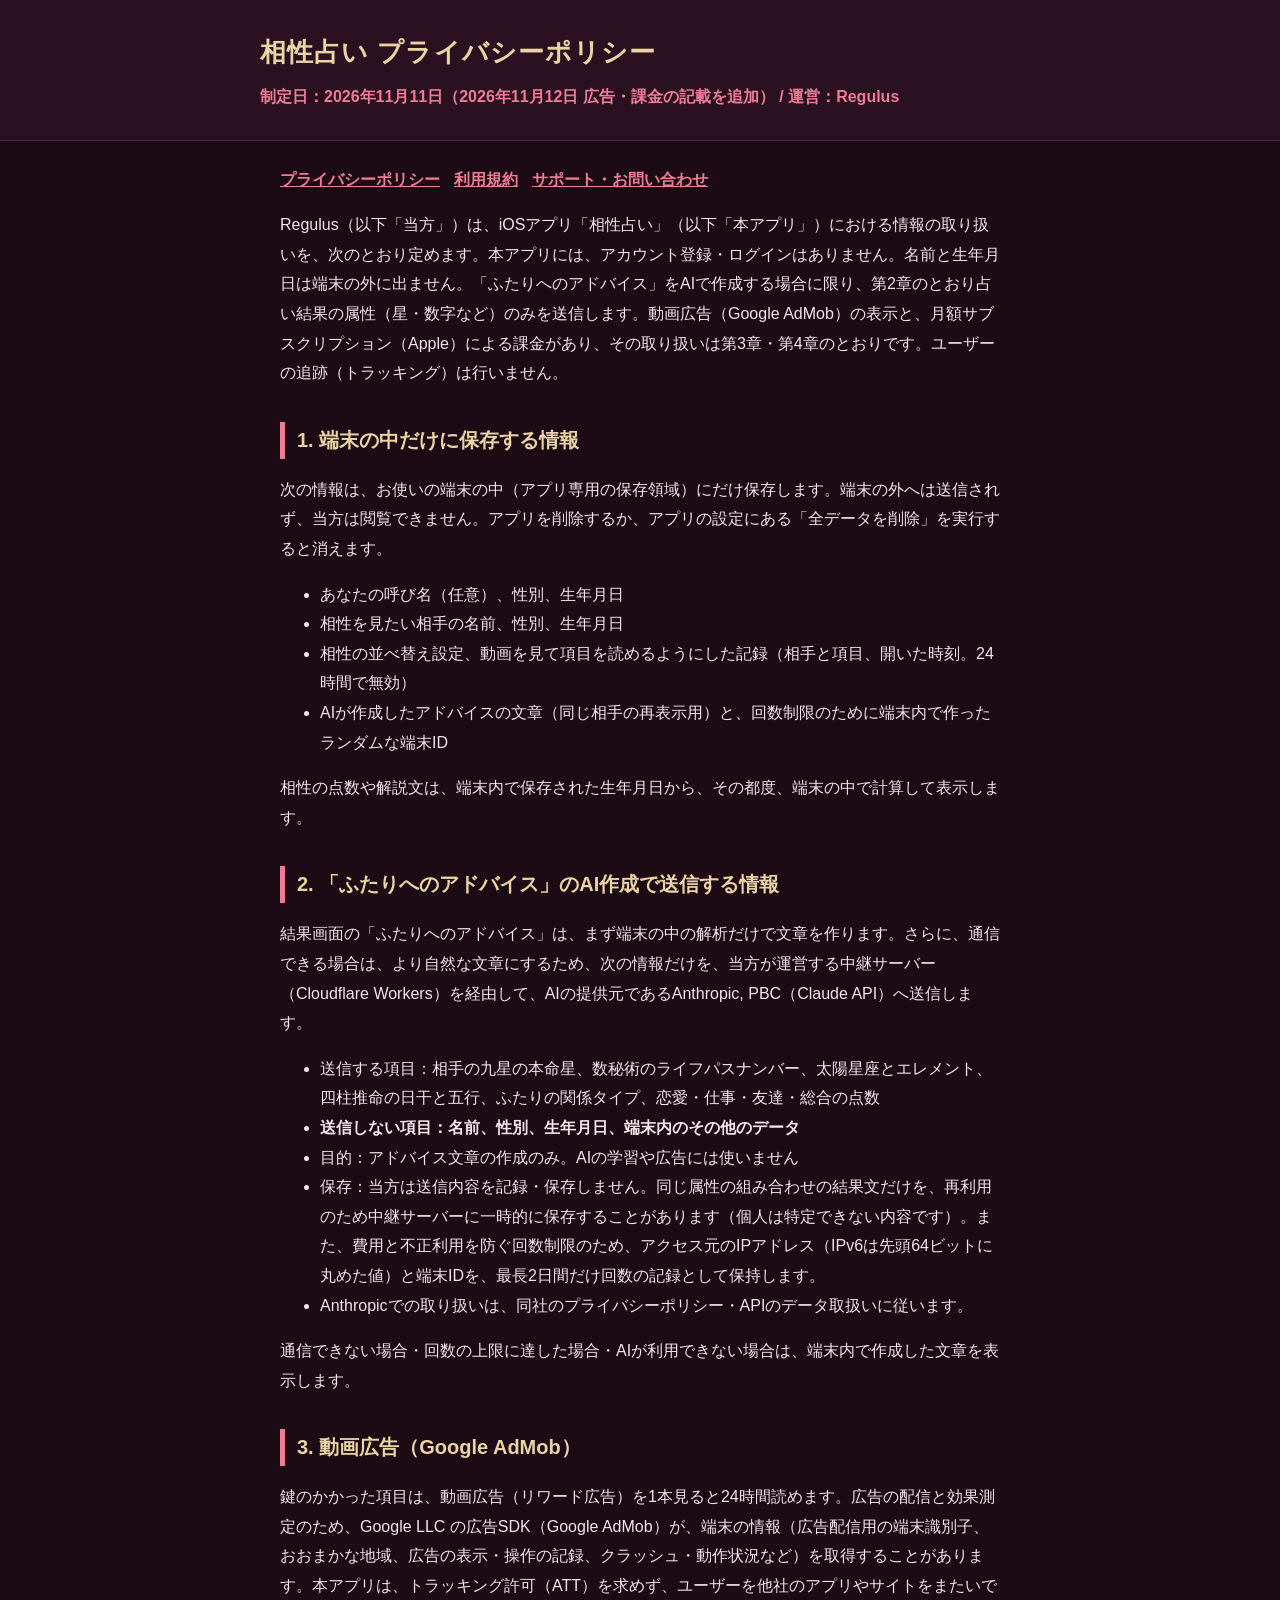
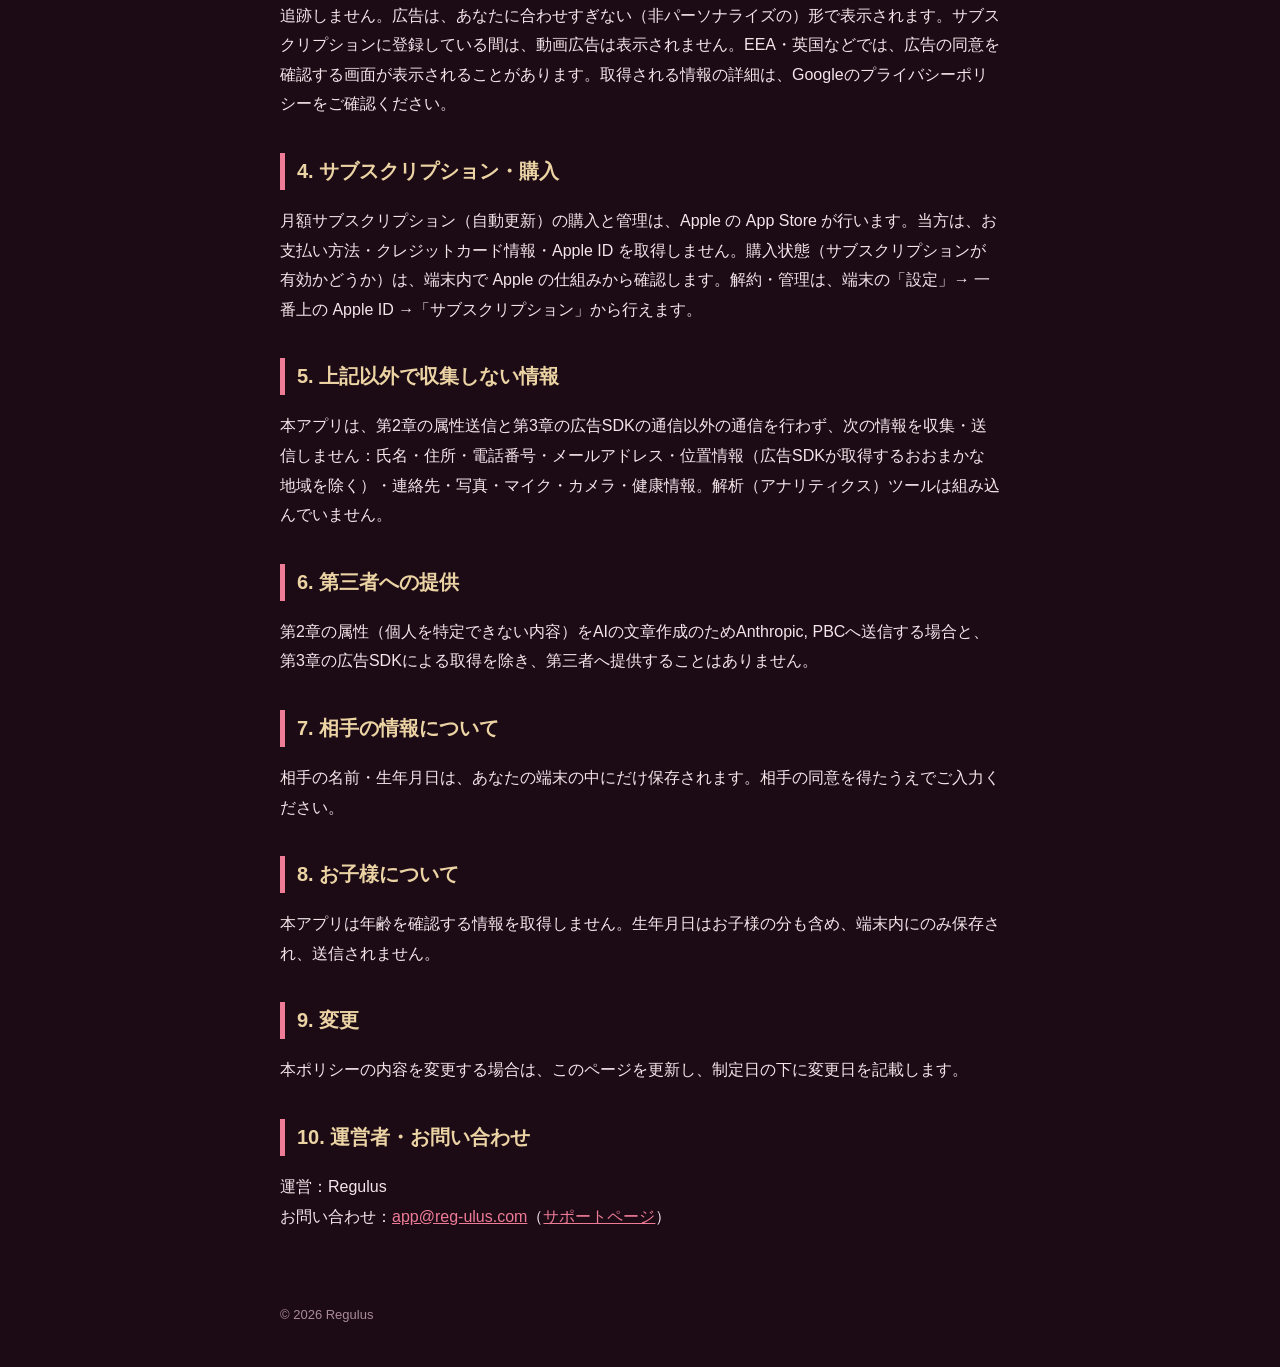
<file: index.html>
<!DOCTYPE html>
<html lang="ja">
<head>
<meta charset="utf-8">
<meta name="viewport" content="width=device-width,initial-scale=1">
<title>プライバシーポリシー | 相性占い</title>
<link rel="stylesheet" href="style.css">
</head>
<body>
<header><div class="in"><h1>相性占い プライバシーポリシー</h1><p>制定日：2026年11月11日（2026年11月12日 広告・課金の記載を追加） / 運営：Regulus</p></div></header>
<main>
<nav><a href="index.html">プライバシーポリシー</a><a href="terms.html">利用規約</a><a href="support.html">サポート・お問い合わせ</a></nav>
<p>Regulus（以下「当方」）は、iOSアプリ「相性占い」（以下「本アプリ」）における情報の取り扱いを、次のとおり定めます。本アプリには、アカウント登録・ログインはありません。名前と生年月日は端末の外に出ません。「ふたりへのアドバイス」をAIで作成する場合に限り、第2章のとおり占い結果の属性（星・数字など）のみを送信します。動画広告（Google AdMob）の表示と、月額サブスクリプション（Apple）による課金があり、その取り扱いは第3章・第4章のとおりです。ユーザーの追跡（トラッキング）は行いません。</p>

<h2>1. 端末の中だけに保存する情報</h2>
<p>次の情報は、お使いの端末の中（アプリ専用の保存領域）にだけ保存します。端末の外へは送信されず、当方は閲覧できません。アプリを削除するか、アプリの設定にある「全データを削除」を実行すると消えます。</p>
<ul>
<li>あなたの呼び名（任意）、性別、生年月日</li>
<li>相性を見たい相手の名前、性別、生年月日</li>
<li>相性の並べ替え設定、動画を見て項目を読めるようにした記録（相手と項目、開いた時刻。24時間で無効）</li>
<li>AIが作成したアドバイスの文章（同じ相手の再表示用）と、回数制限のために端末内で作ったランダムな端末ID</li>
</ul>
<p>相性の点数や解説文は、端末内で保存された生年月日から、その都度、端末の中で計算して表示します。</p>
<h2>2. 「ふたりへのアドバイス」のAI作成で送信する情報</h2>
<p>結果画面の「ふたりへのアドバイス」は、まず端末の中の解析だけで文章を作ります。さらに、通信できる場合は、より自然な文章にするため、次の情報だけを、当方が運営する中継サーバー（Cloudflare Workers）を経由して、AIの提供元であるAnthropic, PBC（Claude API）へ送信します。</p>
<ul>
<li>送信する項目：相手の九星の本命星、数秘術のライフパスナンバー、太陽星座とエレメント、四柱推命の日干と五行、ふたりの関係タイプ、恋愛・仕事・友達・総合の点数</li>
<li><strong>送信しない項目：名前、性別、生年月日、端末内のその他のデータ</strong></li>
<li>目的：アドバイス文章の作成のみ。AIの学習や広告には使いません</li>
<li>保存：当方は送信内容を記録・保存しません。同じ属性の組み合わせの結果文だけを、再利用のため中継サーバーに一時的に保存することがあります（個人は特定できない内容です）。また、費用と不正利用を防ぐ回数制限のため、アクセス元のIPアドレス（IPv6は先頭64ビットに丸めた値）と端末IDを、最長2日間だけ回数の記録として保持します。</li>
<li>Anthropicでの取り扱いは、同社のプライバシーポリシー・APIのデータ取扱いに従います。</li>
</ul>
<p>通信できない場合・回数の上限に達した場合・AIが利用できない場合は、端末内で作成した文章を表示します。</p>

<h2>3. 動画広告（Google AdMob）</h2>
<p>鍵のかかった項目は、動画広告（リワード広告）を1本見ると24時間読めます。広告の配信と効果測定のため、Google LLC の広告SDK（Google AdMob）が、端末の情報（広告配信用の端末識別子、おおまかな地域、広告の表示・操作の記録、クラッシュ・動作状況など）を取得することがあります。本アプリは、トラッキング許可（ATT）を求めず、ユーザーを他社のアプリやサイトをまたいで追跡しません。広告は、あなたに合わせすぎない（非パーソナライズの）形で表示されます。サブスクリプションに登録している間は、動画広告は表示されません。EEA・英国などでは、広告の同意を確認する画面が表示されることがあります。取得される情報の詳細は、Googleのプライバシーポリシーをご確認ください。</p>

<h2>4. サブスクリプション・購入</h2>
<p>月額サブスクリプション（自動更新）の購入と管理は、Apple の App Store が行います。当方は、お支払い方法・クレジットカード情報・Apple ID を取得しません。購入状態（サブスクリプションが有効かどうか）は、端末内で Apple の仕組みから確認します。解約・管理は、端末の「設定」→ 一番上の Apple ID →「サブスクリプション」から行えます。</p>

<h2>5. 上記以外で収集しない情報</h2>
<p>本アプリは、第2章の属性送信と第3章の広告SDKの通信以外の通信を行わず、次の情報を収集・送信しません：氏名・住所・電話番号・メールアドレス・位置情報（広告SDKが取得するおおまかな地域を除く）・連絡先・写真・マイク・カメラ・健康情報。解析（アナリティクス）ツールは組み込んでいません。</p>

<h2>6. 第三者への提供</h2>
<p>第2章の属性（個人を特定できない内容）をAIの文章作成のためAnthropic, PBCへ送信する場合と、第3章の広告SDKによる取得を除き、第三者へ提供することはありません。</p>

<h2>7. 相手の情報について</h2>
<p>相手の名前・生年月日は、あなたの端末の中にだけ保存されます。相手の同意を得たうえでご入力ください。</p>

<h2>8. お子様について</h2>
<p>本アプリは年齢を確認する情報を取得しません。生年月日はお子様の分も含め、端末内にのみ保存され、送信されません。</p>

<h2>9. 変更</h2>
<p>本ポリシーの内容を変更する場合は、このページを更新し、制定日の下に変更日を記載します。</p>

<h2>10. 運営者・お問い合わせ</h2>
<p>運営：Regulus<br>お問い合わせ：<a href="mailto:app@reg-ulus.com">app@reg-ulus.com</a>（<a href="support.html">サポートページ</a>）</p>
</main>
<footer>&copy; 2026 Regulus</footer>
</body>
</html>
</file>
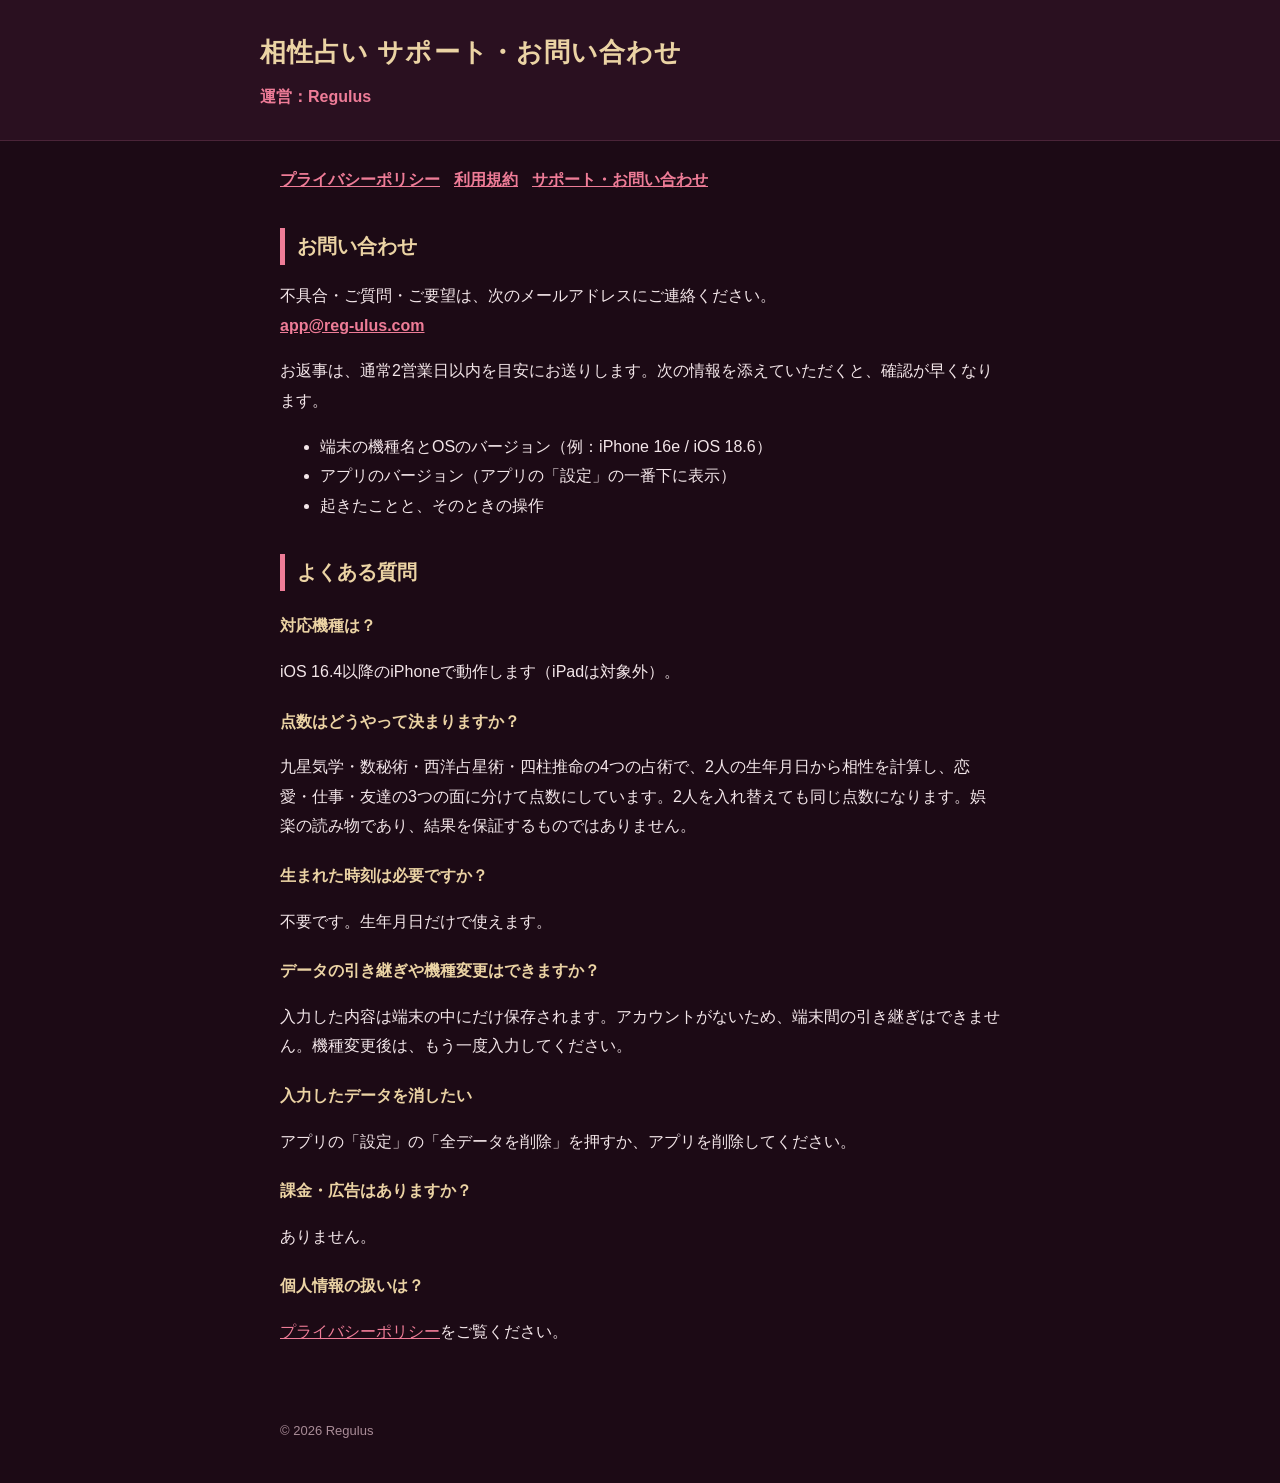
<file: support.html>
<!DOCTYPE html>
<html lang="ja">
<head>
<meta charset="utf-8">
<meta name="viewport" content="width=device-width,initial-scale=1">
<title>サポート・お問い合わせ | 相性占い</title>
<link rel="stylesheet" href="style.css">
</head>
<body>
<header><div class="in"><h1>相性占い サポート・お問い合わせ</h1><p>運営：Regulus</p></div></header>
<main>
<nav><a href="index.html">プライバシーポリシー</a><a href="terms.html">利用規約</a><a href="support.html">サポート・お問い合わせ</a></nav>
<h2>お問い合わせ</h2>
<p>不具合・ご質問・ご要望は、次のメールアドレスにご連絡ください。<br>
<strong><a href="mailto:app@reg-ulus.com">app@reg-ulus.com</a></strong></p>
<p>お返事は、通常2営業日以内を目安にお送りします。次の情報を添えていただくと、確認が早くなります。</p>
<ul>
<li>端末の機種名とOSのバージョン（例：iPhone 16e / iOS 18.6）</li>
<li>アプリのバージョン（アプリの「設定」の一番下に表示）</li>
<li>起きたことと、そのときの操作</li>
</ul>

<h2>よくある質問</h2>
<h3>対応機種は？</h3>
<p>iOS 16.4以降のiPhoneで動作します（iPadは対象外）。</p>
<h3>点数はどうやって決まりますか？</h3>
<p>九星気学・数秘術・西洋占星術・四柱推命の4つの占術で、2人の生年月日から相性を計算し、恋愛・仕事・友達の3つの面に分けて点数にしています。2人を入れ替えても同じ点数になります。娯楽の読み物であり、結果を保証するものではありません。</p>
<h3>生まれた時刻は必要ですか？</h3>
<p>不要です。生年月日だけで使えます。</p>
<h3>データの引き継ぎや機種変更はできますか？</h3>
<p>入力した内容は端末の中にだけ保存されます。アカウントがないため、端末間の引き継ぎはできません。機種変更後は、もう一度入力してください。</p>
<h3>入力したデータを消したい</h3>
<p>アプリの「設定」の「全データを削除」を押すか、アプリを削除してください。</p>
<h3>課金・広告はありますか？</h3>
<p>ありません。</p>
<h3>個人情報の扱いは？</h3>
<p><a href="index.html">プライバシーポリシー</a>をご覧ください。</p>
</main>
<footer>&copy; 2026 Regulus</footer>
</body>
</html>
</file>
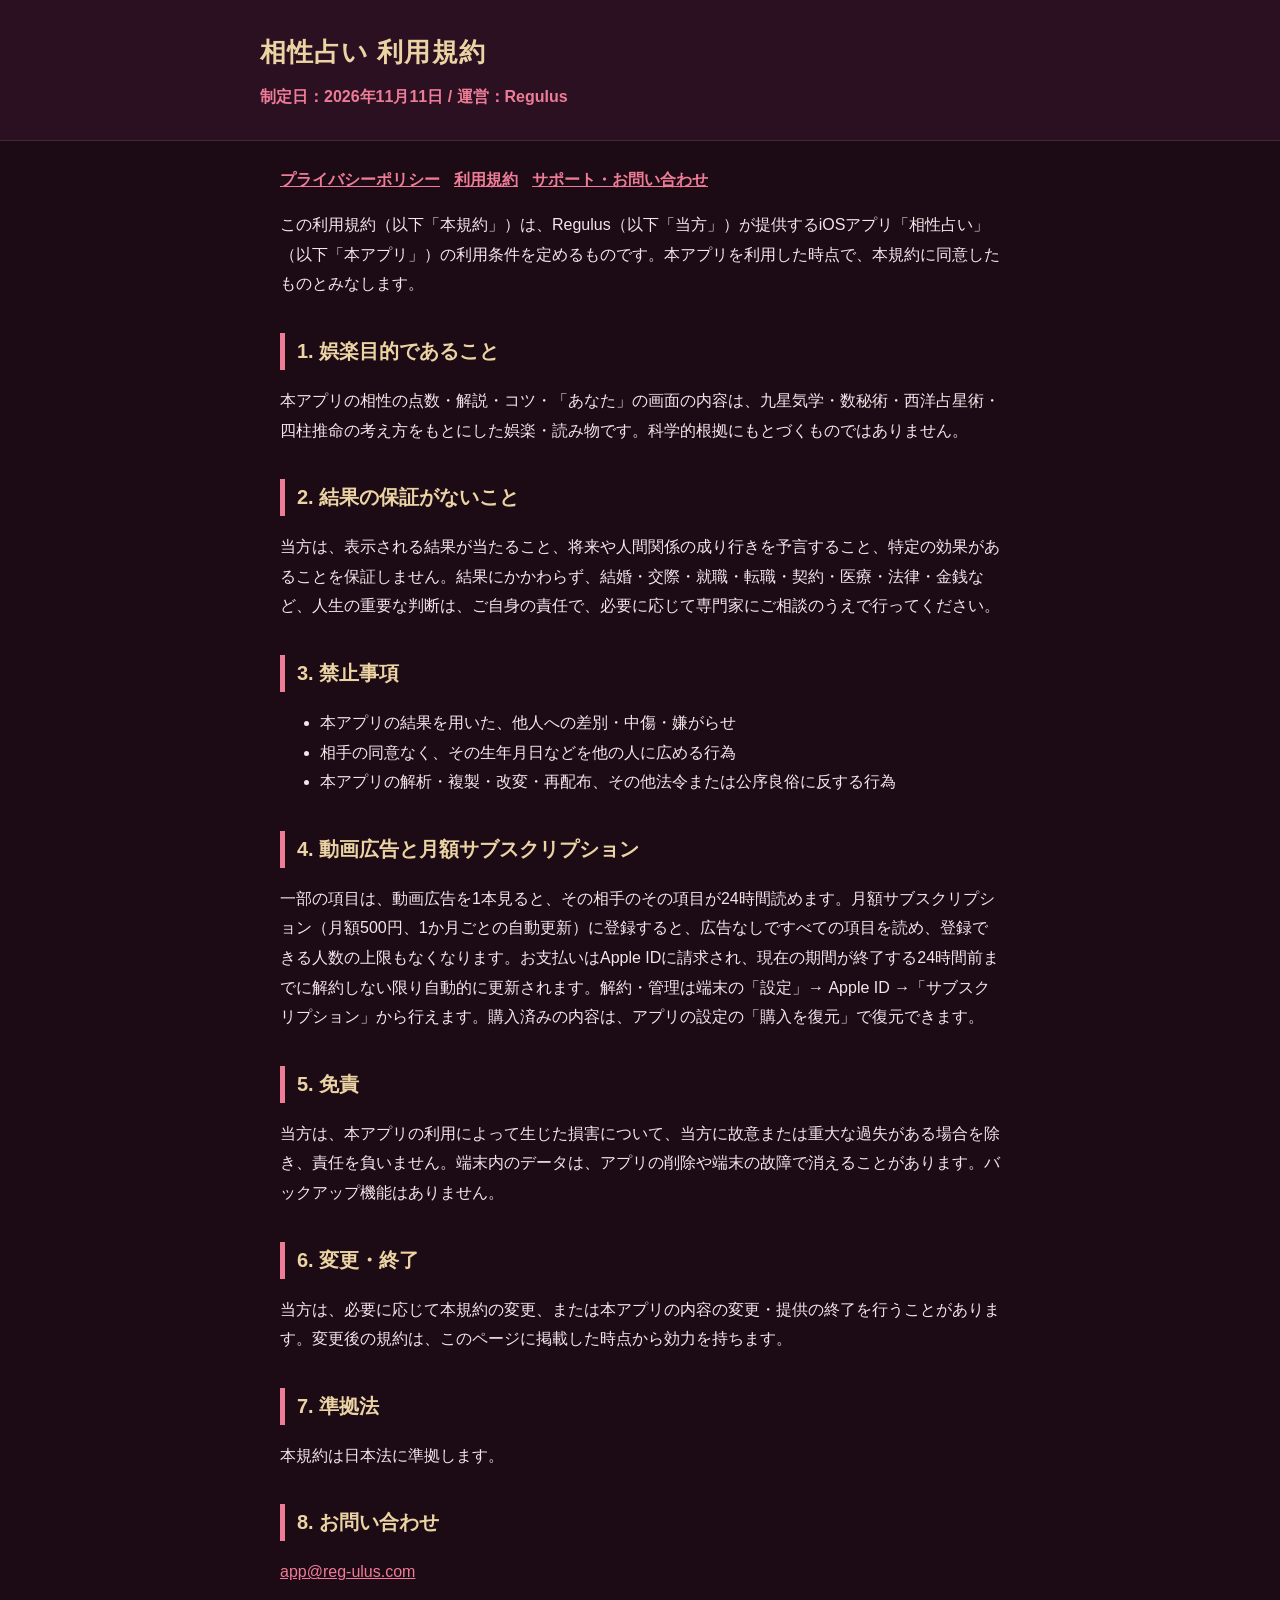
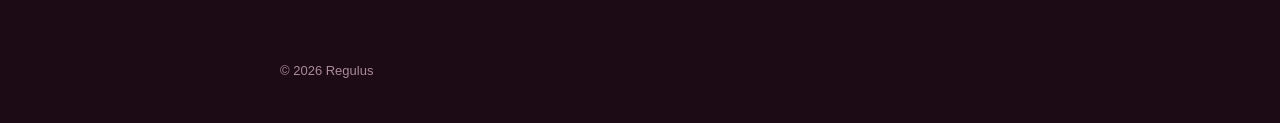
<file: terms.html>
<!DOCTYPE html>
<html lang="ja">
<head>
<meta charset="utf-8">
<meta name="viewport" content="width=device-width,initial-scale=1">
<title>利用規約 | 相性占い</title>
<link rel="stylesheet" href="style.css">
</head>
<body>
<header><div class="in"><h1>相性占い 利用規約</h1><p>制定日：2026年11月11日 / 運営：Regulus</p></div></header>
<main>
<nav><a href="index.html">プライバシーポリシー</a><a href="terms.html">利用規約</a><a href="support.html">サポート・お問い合わせ</a></nav>
<p>この利用規約（以下「本規約」）は、Regulus（以下「当方」）が提供するiOSアプリ「相性占い」（以下「本アプリ」）の利用条件を定めるものです。本アプリを利用した時点で、本規約に同意したものとみなします。</p>

<h2>1. 娯楽目的であること</h2>
<p>本アプリの相性の点数・解説・コツ・「あなた」の画面の内容は、九星気学・数秘術・西洋占星術・四柱推命の考え方をもとにした娯楽・読み物です。科学的根拠にもとづくものではありません。</p>

<h2>2. 結果の保証がないこと</h2>
<p>当方は、表示される結果が当たること、将来や人間関係の成り行きを予言すること、特定の効果があることを保証しません。結果にかかわらず、結婚・交際・就職・転職・契約・医療・法律・金銭など、人生の重要な判断は、ご自身の責任で、必要に応じて専門家にご相談のうえで行ってください。</p>

<h2>3. 禁止事項</h2>
<ul>
<li>本アプリの結果を用いた、他人への差別・中傷・嫌がらせ</li>
<li>相手の同意なく、その生年月日などを他の人に広める行為</li>
<li>本アプリの解析・複製・改変・再配布、その他法令または公序良俗に反する行為</li>
</ul>

<h2>4. 動画広告と月額サブスクリプション</h2>
<p>一部の項目は、動画広告を1本見ると、その相手のその項目が24時間読めます。月額サブスクリプション（月額500円、1か月ごとの自動更新）に登録すると、広告なしですべての項目を読め、登録できる人数の上限もなくなります。お支払いはApple IDに請求され、現在の期間が終了する24時間前までに解約しない限り自動的に更新されます。解約・管理は端末の「設定」→ Apple ID →「サブスクリプション」から行えます。購入済みの内容は、アプリの設定の「購入を復元」で復元できます。</p>

<h2>5. 免責</h2>
<p>当方は、本アプリの利用によって生じた損害について、当方に故意または重大な過失がある場合を除き、責任を負いません。端末内のデータは、アプリの削除や端末の故障で消えることがあります。バックアップ機能はありません。</p>

<h2>6. 変更・終了</h2>
<p>当方は、必要に応じて本規約の変更、または本アプリの内容の変更・提供の終了を行うことがあります。変更後の規約は、このページに掲載した時点から効力を持ちます。</p>

<h2>7. 準拠法</h2>
<p>本規約は日本法に準拠します。</p>

<h2>8. お問い合わせ</h2>
<p><a href="mailto:app@reg-ulus.com">app@reg-ulus.com</a></p>
</main>
<footer>&copy; 2026 Regulus</footer>
</body>
</html>
</file>
<file: style.css>
:root{color-scheme:dark}
*{box-sizing:border-box}
body{margin:0;font-family:-apple-system,"Hiragino Sans","Hiragino Kaku Gothic ProN",Meiryo,sans-serif;line-height:1.85;color:#f3e6e9;background:#1c0a15}
header{background:#2a1020;color:#ebd3a4;padding:28px 20px;border-bottom:1px solid #4a2438}
header .in,main{max-width:760px;margin:0 auto}
header h1{margin:0;font-size:26px;letter-spacing:.04em}
header p{margin:6px 0 0;color:#ee7c97;font-weight:700}
main{padding:24px 20px 56px}
h2{font-size:20px;margin:34px 0 8px;padding-left:12px;border-left:5px solid #ee7c97;color:#ebd3a4}
h3{font-size:16px;margin:20px 0 4px;color:#ebd3a4}
table{width:100%;border-collapse:collapse;margin:10px 0;font-size:14px}
th,td{border:1px solid #4a2438;padding:8px 10px;text-align:left;vertical-align:top}
th{background:#2a1020;white-space:nowrap}
a{color:#ee7c97}
footer{max-width:760px;margin:0 auto;padding:0 20px 40px;color:#a98c97;font-size:13px}
nav a{margin-right:14px;font-weight:700}
</file>
